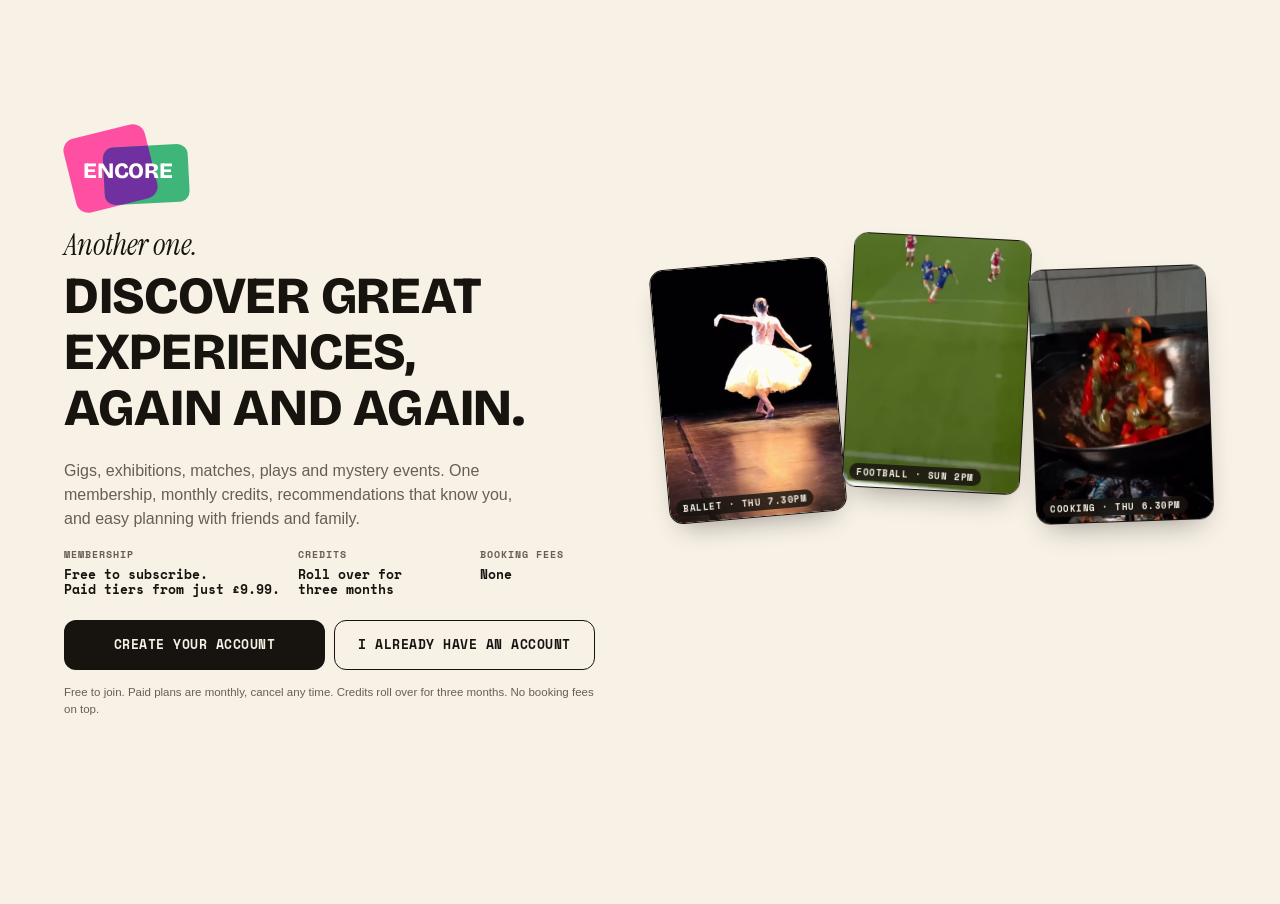
<file: index.html>
<!DOCTYPE html>
<html lang="en-GB">
<head>
<meta charset="utf-8">
<meta name="viewport" content="width=device-width, initial-scale=1, viewport-fit=cover">
<meta name="theme-color" content="#F7F1E6">
<meta name="apple-mobile-web-app-capable" content="yes">
<meta name="mobile-web-app-capable" content="yes">
<meta name="apple-mobile-web-app-status-bar-style" content="default">
<meta name="apple-mobile-web-app-title" content="Encore">
<title>Encore</title>
<link rel="icon" href="data:image/svg+xml,%3Csvg%20xmlns%3D%22http%3A//www.w3.org/2000/svg%22%20viewBox%3D%220%200%20120%20120%22%3E%3Cdefs%3E%3CclipPath%20id%3D%22p%22%3E%3Crect%20x%3D%2214%22%20y%3D%2222%22%20width%3D%2268%22%20height%3D%2246%22%20rx%3D%2211%22%20transform%3D%22rotate%28-8%2048%2045%29%22/%3E%3C/clipPath%3E%3C/defs%3E%3Crect%20x%3D%2214%22%20y%3D%2222%22%20width%3D%2268%22%20height%3D%2246%22%20rx%3D%2211%22%20fill%3D%22%23FF4FA3%22%20transform%3D%22rotate%28-8%2048%2045%29%22/%3E%3Crect%20x%3D%2236%22%20y%3D%2246%22%20width%3D%2270%22%20height%3D%2248%22%20rx%3D%2211%22%20fill%3D%22%233FB57A%22%20transform%3D%22rotate%28-4%2071%2070%29%22/%3E%3Crect%20x%3D%2236%22%20y%3D%2246%22%20width%3D%2270%22%20height%3D%2248%22%20rx%3D%2211%22%20fill%3D%22%237030A0%22%20transform%3D%22rotate%28-4%2071%2070%29%22%20clip-path%3D%22url%28%23p%29%22/%3E%3C/svg%3E">
<link rel="preconnect" href="https://fonts.googleapis.com">
<link rel="preconnect" href="https://fonts.gstatic.com" crossorigin>
<link rel="stylesheet" href="https://fonts.googleapis.com/css2?family=Bricolage+Grotesque:opsz,wght@12..96,700..800&family=Instrument+Serif:ital@0;1&family=Space+Mono:wght@400;700&family=Arimo:wght@400;600;700&display=swap">
<link rel="stylesheet" href="assets/encore.css?v=20261108">
<link rel="stylesheet" href="assets/member.css?v=20261108">
</head>
<body class="member">
<!-- Encore Member app · prototype, 8 Nov 2026. Events are the Wave 1 and Wave 2 partner list; credits, days and times are illustrative.
     Clips are Pexels stock footage (free licence) standing in for partner footage; the landing football reel is media/arsenal.mp4 (supplied 8 Nov 2026).
     The Formula E event appears when it is published in partner.html. -->
<div id="app" class="mapp">
  <aside class="side" id="side"></aside>
  <main class="main"><div class="screen" id="scr"></div></main>
  <nav class="tabbar" id="tabs" aria-label="Encore"></nav>
  <div class="toastwrap" id="toast" aria-live="polite"></div>
</div>
<script src="assets/core.js?v=20261108"></script>
<script src="assets/member.js?v=20261108"></script>
</body>
</html>
</file>
<file: assets/encore.css>
/* Encore · shared design system (brand guide final + design system pass, consolidated 24 Oct 2026).
   Cream paper and Ink; four brand inks; category inks are fills, never text; Bricolage Grotesque titles,
   Instrument Serif Italic event names, Space Mono labels and actions, Arial body; Deep Green for status and money only. */
:root{
  --ink:#17130F; --paper:#F7F1E6; --paper-raised:#FFFDF8; --paper-sunk:#EDE5D6; --line:#E0D6C4; --frame:#E3D8C4; --desk:#E9E1D2;
  --pink:#FF4FA3; --yellow:#F2C418; --green-bright:#3FB57A; --blue:#0A70B0; --purple:#7030A0; --green-brand-tint:#E4F5EC;
  --music:#FF4FA3; --food:#F23D0F; --art:#F2C418; --outdoors:#3FB57A; --sports:#3C8B0B; --theatre:#3F384E; --cinema:#0A70B0;
  --green:#1B6E4C; --green-deep:#0F4A33; --green-tint:#DDF0E5; --warning:#8A6100; --red:#B42318;
  --mut:#665F55; --hair:#E0D6C4;
  --font-display:'Bricolage Grotesque','Arial Black',Arial,sans-serif;
  --font-serif:'Instrument Serif',Georgia,'Times New Roman',serif;
  --font-mono:'Space Mono','Courier New',Courier,monospace;
  --font-sans:Arial,'Arimo',Helvetica,sans-serif;
  --ease:cubic-bezier(.2,.8,.2,1);
  --sat:env(safe-area-inset-top,0px); --sab:env(safe-area-inset-bottom,0px);
  --op-a:url("data:image/svg+xml,%3Csvg%20xmlns%3D%22http%3A//www.w3.org/2000/svg%22%20viewBox%3D%220%200%20300%20400%22%20preserveAspectRatio%3D%22xMidYMid%20slice%22%3E%3Crect%20width%3D%22300%22%20height%3D%22400%22%20fill%3D%22%23F7F1E6%22/%3E%3Cg%20style%3D%22isolation%3Aisolate%22%3E%3Ccircle%20cx%3D%2295%22%20cy%3D%22130%22%20r%3D%22120%22%20fill%3D%22%23FF4FA3%22%20style%3D%22mix-blend-mode%3Amultiply%22/%3E%3Crect%20x%3D%22120%22%20y%3D%22150%22%20width%3D%22230%22%20height%3D%22200%22%20rx%3D%2240%22%20fill%3D%22%233FB57A%22%20transform%3D%22rotate%28-8%20235%20250%29%22%20style%3D%22mix-blend-mode%3Amultiply%22/%3E%3Ccircle%20cx%3D%22210%22%20cy%3D%22330%22%20r%3D%2295%22%20fill%3D%22%23F2C418%22%20style%3D%22mix-blend-mode%3Amultiply%22/%3E%3C/g%3E%3C/svg%3E") center/cover;
  /* balance card wash: the green overprint only (the blue circle in the bottom-right corner was removed 30 Oct 2026) */
  --op-encore:url("data:image/svg+xml,%3Csvg%20xmlns%3D%22http%3A%2F%2Fwww.w3.org%2F2000%2Fsvg%22%20viewBox%3D%220%200%20300%20200%22%20preserveAspectRatio%3D%22xMidYMid%20slice%22%3E%3Crect%20width%3D%22300%22%20height%3D%22200%22%20fill%3D%22%23F7F1E6%22%2F%3E%3Cg%20style%3D%22isolation%3Aisolate%22%3E%3Crect%20x%3D%22-40%22%20y%3D%22-40%22%20width%3D%22380%22%20height%3D%22270%22%20rx%3D%2240%22%20fill%3D%22%233FB57A%22%20transform%3D%22rotate%28-3%20150%2095%29%22%20style%3D%22mix-blend-mode%3Amultiply%22%2F%3E%3C%2Fg%3E%3C%2Fsvg%3E") center/cover;
  /* app icon: pink and green squares with a purple (#7030A0) overlap, as on the v24 exec deck */
  --icon:url("data:image/svg+xml,%3Csvg%20xmlns%3D%22http%3A//www.w3.org/2000/svg%22%20viewBox%3D%220%200%20120%20120%22%3E%3Cdefs%3E%3CclipPath%20id%3D%22p%22%3E%3Crect%20x%3D%2214%22%20y%3D%2222%22%20width%3D%2268%22%20height%3D%2246%22%20rx%3D%2211%22%20transform%3D%22rotate%28-8%2048%2045%29%22/%3E%3C/clipPath%3E%3C/defs%3E%3Crect%20x%3D%2214%22%20y%3D%2222%22%20width%3D%2268%22%20height%3D%2246%22%20rx%3D%2211%22%20fill%3D%22%23FF4FA3%22%20transform%3D%22rotate%28-8%2048%2045%29%22/%3E%3Crect%20x%3D%2236%22%20y%3D%2246%22%20width%3D%2270%22%20height%3D%2248%22%20rx%3D%2211%22%20fill%3D%22%233FB57A%22%20transform%3D%22rotate%28-4%2071%2070%29%22/%3E%3Crect%20x%3D%2236%22%20y%3D%2246%22%20width%3D%2270%22%20height%3D%2248%22%20rx%3D%2211%22%20fill%3D%22%237030A0%22%20transform%3D%22rotate%28-4%2071%2070%29%22%20clip-path%3D%22url%28%23p%29%22/%3E%3C/svg%3E") center/contain no-repeat;
  color-scheme:light;
}
*{box-sizing:border-box;margin:0;padding:0}
html{-webkit-text-size-adjust:100%;text-size-adjust:100%;background:var(--paper)}
body{font-family:var(--font-sans);color:var(--ink);background:var(--paper);-webkit-font-smoothing:antialiased;-moz-osx-font-smoothing:grayscale;-webkit-tap-highlight-color:transparent}
button,input,select,textarea{font:inherit;color:inherit}
button{cursor:pointer}
a{color:var(--ink);text-decoration:underline;text-underline-offset:3px}
:focus{outline:none}
:focus-visible{outline:2px solid var(--blue);outline-offset:2px;border-radius:6px}
::-webkit-scrollbar{width:8px;height:8px}
::-webkit-scrollbar-thumb{background:rgba(23,19,15,.14);border-radius:99px;border:2px solid transparent;background-clip:padding-box}
::-webkit-scrollbar-track{background:transparent}
.sr{position:absolute;width:1px;height:1px;overflow:hidden;clip:rect(0 0 0 0);white-space:nowrap}

/* type */
h1.t,h2.t,h3.t{font:800 24px/1.08 var(--font-display);letter-spacing:-.005em;text-transform:uppercase}
.fr{font:italic 400 23px/1.15 var(--font-serif);color:var(--ink)}
.sub{font-size:13.5px;line-height:1.5;color:var(--mut)}
.lab{font:700 10px/1.2 var(--font-mono);letter-spacing:.1em;text-transform:uppercase;color:var(--mut)}
.mono{font-family:var(--font-mono)}
.num{font-variant-numeric:tabular-nums}

/* actions · black, mono, uppercase. Category colour is never an action. */
.btn{display:flex;align-items:center;justify-content:center;gap:8px;width:100%;min-height:50px;padding:0 18px;border-radius:12px;border:1.5px solid transparent;
  background:var(--ink);color:var(--paper);font:700 12.5px/1 var(--font-mono);letter-spacing:.04em;text-transform:uppercase;text-align:center;
  transition:transform .18s var(--ease),background .2s,opacity .2s}
.btn:active{transform:scale(.98)}
.btn.ghost{background:transparent;color:var(--ink);border-color:var(--ink)}
.btn.ghost:hover{background:rgba(23,19,15,.05)}
.btn.sm{display:inline-flex;width:auto;min-height:40px;padding:0 14px;font-size:11.5px}
.btn[disabled]{opacity:.4;pointer-events:none}
.chip{display:inline-flex;align-items:center;gap:6px;min-height:36px;padding:0 13px;border-radius:999px;border:1.5px solid var(--ink);background:transparent;
  font:400 12px/1 var(--font-mono);color:var(--ink);white-space:nowrap;transition:background .15s,color .15s,transform .15s var(--ease)}
.chip:active{transform:scale(.97)}
.chip.on{background:var(--ink);color:var(--paper)}
/* coloured chips (interest pickers and the like): outline in the category ink; when selected the whole chip fills with it */
.chip.cc{--cc:var(--ink);--cct:var(--ink);border-color:var(--cc);color:var(--ink);background:var(--paper-raised)}
.chip.cc.on{background:var(--cc);border-color:var(--cc);color:var(--cct)}
/* round list bullet, 9px, sits on the first line of the text */
.dot{display:inline-block;flex:none;width:9px;height:9px;border-radius:50%;background:var(--ink);margin-top:6px}
.card{background:var(--paper-raised);border:1.5px solid var(--line);border-radius:14px;padding:16px;box-shadow:0 1px 2px rgba(23,19,15,.05)}
.hair{height:1px;background:var(--line);border:0}
.pill{display:inline-flex;align-items:center;gap:6px;padding:8px 13px;border-radius:999px;background:var(--paper-raised);border:1.5px solid var(--ink);font:700 12px/1 var(--font-mono)}
.enbadge{display:inline-block;padding:4px 8px;border-radius:6px;font:700 10px/1 var(--font-mono);letter-spacing:.08em;text-transform:uppercase;background:var(--green-bright);color:var(--ink)}
.tilt1{transform:rotate(-1.6deg)}.tilt2{transform:rotate(1.2deg)}.tilt3{transform:rotate(-.9deg)}.tilt4{transform:rotate(2deg)}

/* event clips · caption on paper below, scrim labels only on footage */
@keyframes prog{from{width:0}to{width:100%}}
.vt{display:block;width:100%;padding:0;border:0;background:transparent;text-align:left;color:var(--ink);font-family:var(--font-sans);transition:transform .25s var(--ease)}
.vt:active{transform:scale(.985)}
.vart{position:relative;display:block;height:200px;border-radius:14px;overflow:hidden;isolation:isolate;background:var(--cat,var(--music))}
.vt.tall .vart{height:250px}
.vt:hover .vart .clip{transform:scale(1.03)}
.vart.myst{background:var(--paper) var(--op-a);background-size:cover;display:flex;align-items:center;justify-content:center}
.clip{position:absolute;inset:0;width:100%;height:100%;object-fit:cover;display:block;pointer-events:none;transition:transform .6s var(--ease)}
.vq{font:italic 400 64px/1 var(--font-serif);color:var(--ink)}
.vshape{position:absolute;right:-30px;bottom:-26px;width:96px;height:70px;border-radius:20px;background:var(--cat,var(--music));transform:rotate(-8deg);mix-blend-mode:multiply;pointer-events:none}
.vprog{position:absolute;left:8px;right:8px;top:7px;height:2px;border-radius:2px;background:rgba(247,241,230,.35);overflow:hidden;z-index:1}
.vprog i{display:block;height:100%;background:var(--paper);animation:prog 8s linear infinite}
.vart.myst .vprog{background:rgba(23,19,15,.18)}.vart.myst .vprog i{background:var(--ink)}
.scrim{position:absolute;z-index:2;display:inline-flex;align-items:center;gap:5px;padding:5px 9px;border-radius:999px;border:0;background:rgba(23,19,15,.82);color:var(--paper);
  font:700 10px/1 var(--font-mono);letter-spacing:.06em;text-transform:uppercase;white-space:nowrap;-webkit-backdrop-filter:blur(6px);backdrop-filter:blur(6px)}
.scrim.tl{left:8px;top:15px}.scrim.tr{right:8px;top:15px}.scrim.bl{left:8px;bottom:8px}
.vcap{display:block;margin-top:8px}
.vtitle{display:block;font:italic 400 19px/24px var(--font-serif);color:var(--ink)}
.vmeta{display:block;margin-top:2px;font:400 11px/16px var(--font-mono);color:var(--mut)}
.vt.newp .vart{box-shadow:0 0 0 2px var(--green-bright),0 0 0 6px var(--green-tint)}
@media (prefers-reduced-motion:reduce){.vprog i{animation:none}*{transition-duration:.01ms!important;animation-duration:.01ms!important}}

/* toggles, segmented controls */
.tgl{display:flex;align-items:flex-start;gap:12px;padding:12px 0;border:0;border-bottom:1px solid var(--line);width:100%;background:none;text-align:left;color:var(--ink)}
.tgl:last-child{border-bottom:none}
.tgl .sw{width:42px;height:25px;border-radius:99px;background:var(--line);position:relative;flex:none;transition:background .2s;margin-top:-1px}
.tgl .sw:after{content:"";position:absolute;left:2px;top:2px;width:21px;height:21px;border-radius:50%;background:var(--paper-raised);transition:left .22s var(--ease);box-shadow:0 1px 3px rgba(0,0,0,.25)}
.tgl.on .sw{background:var(--green)}.tgl.on .sw:after{left:19px}
.tgl b{display:block;font-size:13.5px}.tgl small{display:block;font-size:12px;line-height:1.4;color:var(--mut);margin-top:2px}
.tgl[disabled]{cursor:default;opacity:.75}
.seg{display:inline-flex;gap:4px;flex-wrap:wrap}
.seg button{min-height:34px;padding:0 11px;border-radius:8px;border:1.5px solid var(--line);background:var(--paper-raised);font:400 11.5px/1 var(--font-mono);color:var(--ink);transition:background .15s}
.seg button.on{background:var(--ink);color:var(--paper);border-color:var(--ink)}
.segctl{display:flex;padding:3px;border-radius:12px;background:var(--paper-sunk);gap:2px;overflow-x:auto;scrollbar-width:none}
.segctl::-webkit-scrollbar{display:none}
.segctl button{flex:1 0 auto;min-height:34px;padding:0 12px;border:0;border-radius:9px;background:transparent;font:700 10.5px/1 var(--font-mono);letter-spacing:.05em;text-transform:uppercase;color:var(--mut);white-space:nowrap;transition:background .2s,color .2s,box-shadow .2s}
.segctl button.on{background:var(--paper-raised);color:var(--ink);box-shadow:0 1px 4px rgba(23,19,15,.14)}

/* tooltip and confetti */
.tip{position:fixed;z-index:80;pointer-events:none;background:var(--ink);color:var(--paper);padding:8px 10px;border-radius:8px;font:400 12px/1.4 var(--font-sans);box-shadow:0 10px 24px -10px rgba(0,0,0,.5);max-width:260px}
.confetti{position:fixed;inset:0;pointer-events:none;z-index:70;overflow:hidden}
.confetti i{position:absolute;top:-20px;width:10px;height:14px;border-radius:2px;animation:fall 2.6s cubic-bezier(.2,.6,.4,1) forwards}
@keyframes fall{to{transform:translateY(105vh) rotate(720deg);opacity:.2}}

/* toast */
.toastwrap{position:fixed;left:16px;right:16px;bottom:calc(92px + var(--sab));z-index:60;display:flex;justify-content:center;pointer-events:none}
.toast{pointer-events:auto;width:100%;max-width:420px;padding:13px 16px;border-radius:14px;background:var(--ink);color:var(--paper);box-shadow:0 18px 40px -14px rgba(23,19,15,.6);animation:toastin .35s var(--ease) both}
.toast b{display:block;font-size:13.5px}.toast p{font-size:12px;color:rgba(247,241,230,.74);margin-top:3px;line-height:1.4}
@keyframes toastin{from{opacity:0;transform:translateY(12px) scale(.98)}to{opacity:1;transform:none}}

/* action sheet (iOS pattern) */
.overlay{position:fixed;inset:0;z-index:90;background:rgba(23,19,15,.36);display:flex;align-items:flex-end;justify-content:center;padding:12px 12px calc(12px + var(--sab));animation:fadein .2s ease both}
.asheet{width:100%;max-width:420px;animation:sheetup .32s var(--ease) both}
.asheet .grp{background:var(--paper-raised);border-radius:16px;overflow:hidden}
.asheet .hd{padding:16px 18px 14px;text-align:center;border-bottom:1px solid var(--line)}
.asheet .hd b{display:block;font-size:14px}.asheet .hd p{font-size:12.5px;line-height:1.45;color:var(--mut);margin-top:4px}
.asheet .grp button{display:flex;align-items:center;justify-content:center;gap:8px;width:100%;min-height:54px;border:0;border-bottom:1px solid var(--line);background:transparent;font:400 15px/1 var(--font-sans);color:var(--blue)}
.asheet .grp button:last-child{border-bottom:0}
.asheet .grp button.danger{color:var(--red);font-weight:700}
.asheet .grp button.plain{color:var(--ink)}
.asheet .cancel{margin-top:8px}
.asheet .cancel button{font-weight:700}
@media (min-width:900px){.overlay{align-items:center}.asheet{animation:popin .25s var(--ease) both}}
@keyframes fadein{from{opacity:0}to{opacity:1}}
@keyframes sheetup{from{transform:translateY(40px);opacity:0}to{transform:none;opacity:1}}
@keyframes popin{from{transform:scale(.96);opacity:0}to{transform:none;opacity:1}}
</file>
<file: assets/member.css>
/* Encore Member app · layout and components. Phone: full screen with a bottom tab bar. Desktop (960px+): sidebar navigation and wider layouts. */
body.member{min-height:100vh;min-height:100dvh}
.mapp{min-height:100vh;min-height:100dvh}
.main{padding:var(--sat) 0 calc(86px + var(--sab))}
.mapp.nonav .main{padding-bottom:calc(28px + var(--sab))}
.screen{margin:0 auto;max-width:640px;padding:4px 20px 28px}
.screen.enter{animation:scrin .32s var(--ease) both}
@keyframes scrin{from{opacity:0;transform:translateY(8px)}to{opacity:1;transform:none}}

/* bottom tab bar (phone) */
.tabbar{position:fixed;left:0;right:0;bottom:0;z-index:30;display:flex;padding:6px 6px calc(6px + var(--sab));
  background:rgba(247,241,230,.86);-webkit-backdrop-filter:saturate(1.6) blur(20px);backdrop-filter:saturate(1.6) blur(20px);border-top:1px solid rgba(224,214,196,.9)}
.tabbar button{flex:1;display:flex;flex-direction:column;align-items:center;gap:3px;min-height:50px;padding:5px 0 3px;border:0;background:none;
  font:400 10px/1.2 var(--font-mono);color:var(--mut);transition:color .2s}
.tabbar button .ico{transition:transform .25s var(--ease)}
.tabbar button.on{color:var(--green);font-weight:700}
.tabbar button.on .ico{transform:translateY(-1px)}
.tabbar button:active .ico{transform:scale(.9)}
.mapp.nonav .tabbar{display:none}

/* sidebar (desktop) */
.side{display:none}
.side .brand{display:flex;align-items:center;gap:10px;padding:4px 8px 22px}
.side .brand small{font:700 10px/1.3 var(--font-mono);letter-spacing:.12em;text-transform:uppercase;color:var(--mut)}
.side nav{display:flex;flex-direction:column;gap:3px}
.side nav button{display:flex;align-items:center;gap:12px;width:100%;min-height:44px;padding:0 12px;border:0;border-radius:12px;background:transparent;font:700 14px/1 var(--font-sans);color:var(--ink);text-align:left;transition:background .15s}
.side nav button:hover{background:rgba(23,19,15,.05)}
.side nav button.on{background:var(--ink);color:var(--paper)}
.side .foot{margin-top:auto;display:flex;flex-direction:column;gap:10px}
.side .crbox{padding:14px;border-radius:14px;background:var(--paper-raised);border:1.5px solid var(--line)}
.side .crbox b{display:block;font:800 30px/1 var(--font-display)}
.side .crbox p{margin-top:6px;font:400 11px/1.4 var(--font-mono);color:var(--mut)}
.side .me{display:flex;align-items:center;gap:10px;width:100%;padding:8px;border:0;border-radius:12px;background:transparent;text-align:left}
.side .me:hover{background:rgba(23,19,15,.05)}
.side .me .av{width:36px;height:36px;border-radius:50%;border:1.5px solid var(--ink);display:flex;align-items:center;justify-content:center;font:800 13px/1 var(--font-display);flex:none}
.side .me b{display:block;font-size:13px}.side .me small{display:block;font:400 10.5px/1.3 var(--font-mono);color:var(--mut);margin-top:2px}

/* onboarding top bar */
.obar{display:flex;align-items:center;justify-content:space-between;min-height:40px;margin-bottom:4px}
.backb{display:inline-flex;align-items:center;gap:2px;min-height:40px;padding:0 10px 0 4px;margin-left:-6px;border:0;border-radius:10px;background:transparent;font:700 11px/1 var(--font-mono);letter-spacing:.06em;text-transform:uppercase;color:var(--ink)}
.backb:hover{background:rgba(23,19,15,.05)}

/* landing */
.landing{display:grid;grid-template-columns:1fr;grid-template-areas:"head" "reels" "body";gap:16px}
.l-head{grid-area:head}.l-reels{grid-area:reels}.l-body{grid-area:body}
.l-head .logo-row{display:flex;justify-content:flex-end}
.l-head .fr{margin-top:-30px}
.hero-t{margin-top:6px;font-size:30px!important}
.reels{position:relative;aspect-ratio:353/200;width:100%}
.reel{position:absolute;width:32%;aspect-ratio:112/160;border-radius:14px;overflow:hidden;border:1.5px solid var(--ink);background:var(--paper-sunk);box-shadow:0 14px 28px -14px rgba(23,19,15,.45)}
.reel .clip{transform:none!important}
.reel .scrim{left:6px;bottom:6px;font-size:9px;padding:4px 7px}
.facts{display:flex;gap:16px;margin-top:18px}
.facts>div{flex:1}.facts>div:first-child{flex:1.9}.facts>div:nth-child(2){flex:1.45}.facts p+p{margin-top:6px;font:700 13px/1.2 var(--font-mono)}
.ctas{margin-top:22px;display:flex;flex-direction:column;gap:9px}

/* forms and pickers */
.chips{display:flex;flex-wrap:wrap;gap:8px}
.avas{display:flex;gap:10px;flex-wrap:wrap}
/* "Who are you dragging along?" (8 Nov 2026): the avatars are buttons. Idle: sunk paper with a hairline. Selected: Ink fill, cream initials, a tick on the ring. */
.ava{text-align:center;border:0;background:none;padding:0;margin:0;cursor:pointer;font:inherit;color:inherit;-webkit-tap-highlight-color:transparent}
.ava i{position:relative;width:54px;height:54px;margin:0 auto;border-radius:50%;background:var(--paper-sunk);border:1.5px solid var(--line);display:flex;align-items:center;justify-content:center;font:700 12px/1 var(--font-mono);font-style:normal;color:var(--ink);transition:background .18s,border-color .18s,transform .18s var(--ease)}
.ava p{font-size:10.5px;margin-top:5px;color:var(--mut);transition:color .18s}
.ava:hover i{border-color:var(--ink)}
.ava:active i{transform:scale(.94)}
.ava.on i{background:var(--ink);border-color:var(--ink);color:var(--paper)}
.ava.on i:after{content:"";position:absolute;right:-3px;bottom:-3px;width:18px;height:18px;border-radius:50%;background:var(--green-bright);border:2px solid var(--paper);
  background-image:url("data:image/svg+xml,%3Csvg xmlns='http://www.w3.org/2000/svg' viewBox='0 0 24 24' fill='none' stroke='%2317130F' stroke-width='3.2' stroke-linecap='round' stroke-linejoin='round'%3E%3Cpath d='M5 12.5l4.5 4.5L19 7.5'/%3E%3C/svg%3E");background-size:11px 11px;background-repeat:no-repeat;background-position:center}
.ava.on p{color:var(--ink);font-weight:700}
.ava.invite i{border-style:dashed;font-size:18px;font-weight:400}
.ava:focus-visible i{outline:2px solid var(--ink);outline-offset:3px}
input[type=range]{width:100%;accent-color:var(--ink);height:28px}
.ul{display:flex;flex-direction:column;gap:9px}
.ul div{display:flex;gap:9px}.ul span{color:var(--ink);font-weight:700}.ul p{flex:1}

/* plans */
.tiers{display:flex;flex-direction:column;gap:10px;margin-top:16px}
.tiercard{text-align:left;border-radius:14px;padding:14px 16px;position:relative;border:1.5px solid var(--line);background:var(--paper-raised);color:var(--ink);width:100%;transition:border-color .2s,background .2s}
/* selected plan and the Most popular badge use Encore Green #3FB57A (brand guide final): outline, fill tint and name */
.tiercard.on{background:var(--green-bright);border-color:var(--green-bright)}
.tiercard .name{font:italic 400 24px/1.15 var(--font-serif);color:var(--ink)}.tiercard.on .name{color:var(--ink)}
.tiercard.on .sub,.tiercard.on .lab,.tiercard.on .mono{color:var(--ink)!important}
.tiercard.on .perks{border-top-color:rgba(23,19,15,.25)}
.tiercard.on .dot{background:var(--ink)}
.tiercard.on>.enbadge{background:var(--ink);color:var(--paper)}
.tiercard>.enbadge{position:absolute;top:-10px;right:12px}
.tierpick{display:block;width:100%;margin:0;padding:0;border:0;background:none;text-align:left;font:inherit;color:inherit}
.tiercard .perks{display:none;margin-top:12px;border-top:1px solid var(--line);padding-top:12px}
.tiercard.on .perks{display:block}
.join-out{display:none}

/* discover */
.dhead{display:flex;justify-content:space-between;align-items:flex-start;gap:16px}
.crnum{text-align:right;flex:none}.crnum b{display:block;font:800 24px/1 var(--font-display)}
.dtools{display:flex;flex-direction:column;gap:10px;margin-top:14px}
.search{display:flex;align-items:center;gap:9px;min-height:48px;padding:0 14px;border-radius:12px;border:1.5px solid var(--line);background:var(--paper-raised);transition:border-color .2s}
.search:focus-within{border-color:var(--ink)}
.search .ico{color:var(--mut);flex:none}
.search input{flex:1;min-width:0;border:none;outline:none;font:400 15px/1 var(--font-sans);color:var(--ink);background:transparent}
.search input::placeholder{color:#9A9184}
.dsel{position:relative}
.dsel select{appearance:none;-webkit-appearance:none;display:block;width:100%;height:48px;padding:0 42px 0 14px;border:1.5px solid var(--ink);border-radius:12px;background:var(--paper-raised);font:700 12px/1 var(--font-mono);letter-spacing:.06em;text-transform:uppercase;color:var(--ink)}
.dsel .ico{position:absolute;right:12px;top:13px;pointer-events:none}
.dviewrow{display:flex;justify-content:space-between;align-items:center;margin-top:16px}
.vgrid{display:flex;gap:12px;align-items:flex-start;margin-top:12px}
.vcol{flex:1;min-width:0;display:flex;flex-direction:column;gap:18px}
.empty{padding:40px 0;text-align:center}

/* map: light vector basemap, HTML pins and labels on top, cards float over the bottom edge on a phone */
.mapwrap{position:relative;margin-top:12px}
.dmap{position:relative;height:clamp(400px,calc(100dvh - 318px - var(--sab)),660px);border-radius:18px;overflow:hidden;background:#F2EFE9;
  touch-action:none;user-select:none;-webkit-user-select:none;cursor:grab;box-shadow:inset 0 0 0 1px rgba(23,19,15,.08)}
.dmap.grab{cursor:grabbing}
.mbase{position:absolute;inset:0;width:100%;height:100%;display:block;--zs:1}
.m-land{fill:#F2EFE9}
.m-park path{fill:#D2EAC6;stroke:#D2EAC6;stroke-width:4;stroke-linejoin:round}
.m-water path{fill:#A9D4F0;stroke:#A9D4F0;stroke-width:1.5;stroke-linejoin:round}
.m-river,.m-lea{fill:none;stroke:#A9D4F0;stroke-linecap:round;stroke-linejoin:round}
.m-river{stroke-width:9}.m-lea{stroke-width:2.4}
.m-rc path,.m-r path,.m-hc path,.m-h path{fill:none;stroke-linecap:round;stroke-linejoin:round;vector-effect:non-scaling-stroke}
.m-rc path{stroke:#E3DDD2;stroke-width:calc(3.8px * var(--zs))}
.m-r path{stroke:#FFFFFF;stroke-width:calc(2.3px * var(--zs))}
.m-hc path{stroke:#E9CB86;stroke-width:calc(5.4px * var(--zs))}
.m-h path{stroke:#FBE6AE;stroke-width:calc(3.4px * var(--zs))}
.m-myst{fill:rgba(255,79,163,.14);stroke:#FF4FA3;stroke-width:1.5;stroke-dasharray:4 4;vector-effect:non-scaling-stroke}
.mlayer{position:absolute;inset:0;pointer-events:none}
.mlayer>*{position:absolute;left:0;top:0;width:0;height:0;will-change:transform}
.mlab b{position:absolute;left:0;top:0;transform:translate(-50%,-50%);white-space:nowrap;font:700 9.5px/1 var(--font-sans);letter-spacing:.14em;text-transform:uppercase;color:#8E877C;
  text-shadow:0 0 2px #F2EFE9,0 0 4px #F2EFE9}
.mlab.l2{opacity:0;transition:opacity .25s}
.dmap.z2 .mlab.l2{opacity:1}
.mlab.pk b{font:italic 400 12.5px/1 var(--font-serif);letter-spacing:0;text-transform:none;color:#4B8A5B;text-shadow:0 0 3px #D2EAC6}
.mlab.wt b{font:italic 400 13px/1 var(--font-serif);letter-spacing:.02em;text-transform:none;color:#4A86B3;text-shadow:none}
.mapyou i{position:absolute;left:-9px;top:-9px;width:18px;height:18px;border-radius:50%;background:#1F7AEC;border:3px solid #FFFFFF;box-shadow:0 1px 5px rgba(0,0,0,.3)}
.mapyou:before{content:"";position:absolute;left:-24px;top:-24px;width:48px;height:48px;border-radius:50%;background:rgba(31,122,236,.2);animation:mpulse 2.6s ease-out infinite}
@keyframes mpulse{0%{transform:scale(.35);opacity:1}100%{transform:scale(1.35);opacity:0}}
.mpin{pointer-events:auto;border:0;background:none;padding:0;margin:0;z-index:2}
.mpin .pw{position:absolute;left:0;bottom:0;transform:translateX(-50%);transform-origin:50% 100%;display:flex;flex-direction:column;align-items:center;transition:transform .22s var(--ease)}
.mpin .hd{min-width:32px;height:30px;padding:0 9px;border-radius:999px;background:var(--cat);border:2px solid #FFFFFF;box-shadow:0 3px 10px -2px rgba(23,19,15,.38);
  display:flex;align-items:center;justify-content:center;font:700 11.5px/1 var(--font-mono);color:var(--ink)}
.mpin .tl{width:10px;height:10px;margin-top:-7px;background:var(--cat);border-right:2px solid #FFFFFF;border-bottom:2px solid #FFFFFF;border-bottom-right-radius:2px;transform:rotate(45deg)}
.mpin.lt .hd{color:#FFFFFF}
.mpin.myst .hd{background:var(--ink);color:var(--paper)}
.mpin.myst .tl{background:var(--ink)}
.mpin .nw{position:absolute;top:-9px;right:-16px;padding:3px 5px;border-radius:999px;border:1.5px solid #FFFFFF;background:var(--green-bright);font:700 8px/1 var(--font-mono);letter-spacing:.06em;text-transform:uppercase;color:var(--ink)}
.mpin .hd,.mpin .tl{transition:min-width .2s,height .2s,padding .2s,font-size .2s}
.mpin.dot{z-index:1}
.mpin.dot .pw{bottom:-8px}
.mpin.dot .hd{min-width:16px;height:16px;padding:0;font-size:0;border-width:2.5px}
.mpin.dot .tl,.mpin.dot .nw{display:none}
.mpin.on{z-index:5}
.mpin.on .pw{transform:translateX(-50%) scale(1.2)}
.mpin.on .hd{box-shadow:0 0 0 2.5px var(--ink),0 8px 18px -4px rgba(23,19,15,.5)}
.mpin .nm{position:absolute;left:0;top:7px;transform:translate(-50%,-4px);max-width:180px;overflow:hidden;text-overflow:ellipsis;white-space:nowrap;padding:5px 10px;border-radius:9px;
  background:rgba(255,253,248,.97);box-shadow:0 3px 10px rgba(23,19,15,.2);font:italic 400 14px/1.15 var(--font-serif);color:var(--ink);opacity:0;pointer-events:none;transition:opacity .2s,transform .2s var(--ease)}
.mpin.on .nm{opacity:1;transform:translate(-50%,0)}
.mctl{position:absolute;top:12px;right:12px;z-index:6;display:flex;flex-direction:column;border-radius:12px;overflow:hidden;background:rgba(255,253,248,.92);
  -webkit-backdrop-filter:blur(14px);backdrop-filter:blur(14px);box-shadow:0 4px 14px -4px rgba(23,19,15,.32)}
.mctl button{width:42px;height:42px;display:flex;align-items:center;justify-content:center;border:0;background:none;color:var(--ink)}
.mctl button+button{border-top:1px solid rgba(23,19,15,.09)}
.mctl button:active{background:rgba(23,19,15,.06)}
.mctl .dsk{display:none}
.mcards{position:absolute;left:0;right:0;bottom:12px;z-index:7;display:flex;gap:10px;overflow-x:auto;scroll-snap-type:x mandatory;padding:4px 16px 6px;scrollbar-width:none}
.mcards::-webkit-scrollbar{display:none}
.mcard{flex:none;width:calc(100% - 56px);max-width:360px;scroll-snap-align:center;display:flex;gap:12px;align-items:stretch;padding:10px;border:0;border-radius:16px;
  background:rgba(255,253,248,.97);box-shadow:0 10px 26px -10px rgba(23,19,15,.45);text-align:left;color:var(--ink);transition:box-shadow .2s}
.mcard.on{box-shadow:0 0 0 2px var(--ink),0 10px 26px -10px rgba(23,19,15,.45)}
.vart.mth{width:76px;height:76px;flex:none;border-radius:12px}
.mbd{flex:1;min-width:0;display:flex;flex-direction:column;gap:3px}
.mnm{font:italic 400 18px/1.15 var(--font-serif);overflow:hidden;text-overflow:ellipsis;white-space:nowrap}
.mmt{font:400 10.5px/1.35 var(--font-mono);color:var(--mut);overflow:hidden;text-overflow:ellipsis;white-space:nowrap}
.mft{display:flex;align-items:center;gap:8px;margin-top:auto}
.mcr{font:700 10.5px/1 var(--font-mono);padding:5px 8px;border-radius:999px;background:var(--ink);color:var(--paper)}
.mleft{font:700 10px/1 var(--font-mono);color:var(--green)}
.mgo{margin-left:auto;color:var(--mut);display:flex}
.mempty{flex:1;padding:14px 16px;border-radius:14px;background:rgba(255,253,248,.97);box-shadow:0 10px 26px -10px rgba(23,19,15,.45)}

/* explorer */
.xnote{display:flex;align-items:center;gap:12px;margin-top:12px;padding:11px 12px 11px 14px;border-radius:14px;background:var(--green-tint);border:1.5px solid var(--green)}
.xnote>div{flex:1;min-width:0}.xnote .sub{font-size:12px;margin-top:4px;color:var(--ink)}
.xnote .chip{flex:none}
.packnote{padding:10px 12px}

/* event */
.evgrid{display:grid;grid-template-columns:1fr;gap:16px}
.vart.hero{height:320px;border-radius:20px}
.vart.hero .vshape{width:150px;height:104px;right:-44px;bottom:-36px}
.vart.hero .scrim.tl{left:12px;top:14px}.vart.hero .scrim.bl{left:12px;bottom:12px}
.scrim.backbtn{min-height:34px;padding:0 12px;cursor:pointer}
.evname{margin-top:6px;font:italic 400 34px/1.05 var(--font-serif);color:var(--ink)}
.prices{display:flex;gap:22px;align-items:flex-end;margin-top:14px}
.prices .big{font:800 32px/1 var(--font-display)}
.plan{margin-top:8px}
.plan div{display:flex;gap:12px;padding:10px 0;border-top:1px solid var(--line)}
.plan span{font:400 11px/1.5 var(--font-mono);width:46px;flex:none}
.whycard{border:1.5px solid var(--line);border-radius:14px;background:var(--paper-raised);padding:12px 14px;position:relative}
.nudge{border:1.5px solid var(--line);border-radius:14px;background:var(--paper-raised);padding:12px 14px;color:var(--ink)}
.duo{display:flex;gap:9px}
.duo>*{flex:1}
.sticky-cta{position:sticky;bottom:calc(63px + var(--sab));z-index:5;margin:18px -20px 0;padding:10px 20px;background:rgba(247,241,230,.9);-webkit-backdrop-filter:saturate(1.6) blur(18px);backdrop-filter:saturate(1.6) blur(18px);border-top:1px solid rgba(224,214,196,.9)}

/* checkout, stub, ticket */
.row-b{display:flex;justify-content:space-between;align-items:baseline;gap:12px}
.thumb{width:56px;height:56px;flex:none;border-radius:10px}
.stub{position:relative;border-radius:12px;overflow:hidden;border:1.5px solid var(--ink);background:var(--paper-raised);color:var(--ink);padding:14px 14px 14px 58px;--cat:var(--music)}
.stub.music{--cat:var(--music)}.stub.food{--cat:var(--food)}.stub.art{--cat:var(--art)}.stub.outdoors{--cat:var(--outdoors)}.stub.sports{--cat:var(--sports)}.stub.theatre{--cat:var(--theatre)}.stub.cinema{--cat:var(--cinema)}
.stub:before{content:"";position:absolute;left:44px;top:0;bottom:0;width:1.5px;background:var(--ink)}
.stub .no{position:absolute;left:0;top:0;bottom:0;width:44px;display:flex;align-items:center;justify-content:center;background:var(--cat)}
.stub .no span{font:700 9.5px/1 var(--font-mono);letter-spacing:.08em;transform:rotate(-90deg);white-space:nowrap;color:var(--ink)}
.stub.sports .no span,.stub.theatre .no span,.stub.cinema .no span{color:#FFFFFF}
.stub.surprise{--cat:var(--paper-sunk)}.stub.surprise .no{background:var(--op-a)}
.stub.surprise .no span{background:rgba(23,19,15,.82);color:var(--paper);padding:4px 8px;border-radius:999px}
.stub h5{font:italic 400 20px/1.15 var(--font-serif);margin-top:4px}
.stub p{font:400 10.5px/1.4 var(--font-mono);color:var(--mut);margin-top:4px}
.stub .serial{font:400 11px/1 var(--font-mono);color:var(--green);margin-top:0}
.stub.past{opacity:.8}
.ticket{position:relative;background:var(--paper-raised);border:1.5px solid var(--ink);border-radius:14px;padding:0 18px 18px;overflow:hidden;margin-top:14px}
.ticket .band{height:10px;margin:0 -18px 14px;background:var(--cat)}
.ticket.myst .band{height:16px;background:var(--op-a)}
.ticket .eyebrow{font:700 10px/1 var(--font-mono);letter-spacing:.12em;text-transform:uppercase;text-align:center}
.ticket h5{font:italic 400 27px/1.15 var(--font-serif);text-align:center;margin-top:8px}
.ticket .meta{font:400 11px/1.4 var(--font-mono);color:var(--mut);text-align:center;margin-top:6px}
.ticket .tear{position:relative;border-top:1.5px dashed var(--line);margin:16px -18px}
.ticket .tear:before,.ticket .tear:after{content:"";position:absolute;top:-10px;width:18px;height:18px;border-radius:50%;background:var(--paper);border:1.5px solid var(--ink)}
.ticket .tear:before{left:-10px}.ticket .tear:after{right:-10px}
.ticket .qr{display:block;margin:0 auto;width:208px;height:208px}
.ticket .serial{font:700 12px/1 var(--font-mono);color:var(--green);text-align:center;margin-top:12px}
.kvrow{display:flex;justify-content:space-between;gap:12px;margin-top:8px}.kvrow p:last-child{font:400 12px/1.5 var(--font-mono);text-align:right}

/* stack */
.stackcard{border:1.5px solid var(--ink);border-radius:14px;background:var(--paper-raised);overflow:hidden;cursor:pointer;transition:transform .25s var(--ease)}
.stackcard:active{transform:scale(.99) rotate(-.9deg)}
.catbar{height:9px;border-radius:3px;background:var(--paper-sunk);overflow:hidden}.catbar i{display:block;height:100%;border-radius:3px}
.cols2{display:grid;grid-template-columns:1fr;gap:22px}

/* wallet, profile, status */
.up{display:flex;justify-content:space-between;align-items:center;padding:14px 0;border-bottom:1px solid var(--line)}
.up b{display:block;font-size:14px}.up small{display:block;font:400 11px/1.5 var(--font-mono);color:var(--mut);margin-top:3px}
.up .buy{min-height:36px;padding:0 16px;border-radius:999px;border:1.5px solid var(--ink);background:transparent;color:var(--ink);font:700 11px/1 var(--font-mono);letter-spacing:.06em;text-transform:uppercase}
.up.on .buy{background:var(--ink);color:var(--paper)}
.balcard{margin-top:14px;border-radius:20px;padding:18px;background:var(--op-encore);color:var(--ink)}
.avatar{width:88px;height:88px;border-radius:50%;margin:0 auto;background:var(--paper-raised);border:1.5px solid var(--ink);display:flex;align-items:center;justify-content:center;font:800 30px/1 var(--font-display)}
.mrow{display:flex;align-items:center;gap:12px;min-height:58px;padding:10px 0;border:0;border-bottom:1px solid var(--line);background:none;width:100%;text-align:left;font-family:var(--font-sans);color:var(--ink)}
.mrow .ic{width:36px;height:36px;border-radius:10px;display:flex;align-items:center;justify-content:center;font-size:15px;flex:none;border:1.5px solid var(--line);background:var(--paper-raised)}
.mrow .tx{flex:1;font-weight:700;font-size:14.5px}
.mrow .ct{font:400 12px/1 var(--font-mono);color:var(--mut)}
.mrow .ch{color:var(--mut);display:flex}
.mrow.danger .tx{color:var(--red)}
.mrow:hover .tx{text-decoration:underline;text-underline-offset:3px}
/* credits and renewal sit together in one outlined, rounded, white box (brand card: 1.5px Ink rule, 14px radius, raised paper) */
.statrow{display:flex;margin-top:18px;border:1.5px solid var(--ink);border-radius:14px;background:var(--paper-raised);padding:14px 0;box-shadow:0 1px 2px rgba(23,19,15,.05)}
.statrow>div{flex:1;text-align:center}.statrow>div+div{border-left:1.5px solid var(--line)}
.statrow b{display:block;font-size:16px}
.vote{border-radius:14px;padding:14px;margin-top:10px;border:1.5px solid var(--line);background:var(--paper-raised);transition:border-color .2s,background .2s}
.vote.mine{border-color:var(--green);background:var(--green-tint)}
/* group ideas are colour-coded by category, the same inks as the Stack */
.vote{border-left:10px solid var(--cat,var(--music))}
.catlab{display:inline-block;padding:3px 7px;border-radius:5px;font:700 9.5px/1 var(--font-mono);letter-spacing:.1em;text-transform:uppercase}
/* credits page: the suggested-plan card is Encore Pink with no outline */
.stackcard.suggest{background:var(--pink);border-color:transparent;color:var(--ink)}
.stackcard.suggest div .mono{color:var(--ink)!important}
.stackcard.suggest .sub{color:var(--ink)}
/* profile menu icons */
.mrow .ic .ico{display:block}

/* ================================================================ desktop */
@media (min-width:960px){
  .mapp:not(.nonav) .side{display:flex;flex-direction:column;position:fixed;left:0;top:0;bottom:0;width:248px;z-index:20;padding:26px 16px 20px;border-right:1px solid var(--line);background:var(--paper)}
  .mapp:not(.nonav) .main{padding:0 0 0 248px}
  .tabbar{display:none}
  .toastwrap{left:auto;right:28px;bottom:28px;justify-content:flex-end}
  .screen{padding:40px 44px 64px}
  .screen.w-wide{max-width:1240px}
  .screen.w-mid{max-width:880px}
  .screen.w-narrow{max-width:580px}
  .mapp.nonav .screen{padding-top:32px}
  h1.t,h2.t,h3.t{font-size:30px}

  .landing{grid-template-columns:minmax(0,1fr) minmax(0,1.05fr);grid-template-areas:"head reels" "body reels";column-gap:64px;row-gap:0;align-items:center;min-height:calc(100vh - 120px)}
  .l-head{align-self:end}.l-body{align-self:start;margin-top:22px}
  .l-head .logo-row{justify-content:flex-start}
  .l-head .fr{margin-top:14px;font-size:30px}
  .hero-t{font-size:52px!important;line-height:1}
  .l-body .lead{font-size:16px;max-width:460px}
  .ctas{flex-direction:row}.ctas .btn{width:auto;flex:1}
  .reels{aspect-ratio:353/240}

  .tiers{display:grid;grid-template-columns:repeat(4,minmax(0,1fr));gap:14px;align-items:stretch}
  .tiercard{display:flex;flex-direction:column}
  .tiercard.free{grid-column:1/-1;flex-direction:row;align-items:center;gap:28px}
  .tiercard.free .tierpick{flex:1.3}
  .tiercard.free .perks{flex:1;margin-top:0;border-top:0;border-left:1px solid var(--line);padding:0 0 0 24px}
  .tiercard.free.on .perks{border-left-color:rgba(23,19,15,.25)}
  .tiercard .perks{display:block}
  .tiercard .join-in{display:none}
  .join-out{display:flex;max-width:420px;margin:24px auto 0}

  .dtools{flex-direction:row;align-items:center}
  .dtools .search{flex:1}
  .dtools .dsel{width:260px;flex:none}
  .vgrid{gap:18px}.vcol{gap:24px}
  .vt .vart{height:240px}.vt.tall .vart{height:300px}
  .mapwrap{display:grid;grid-template-columns:minmax(0,1.55fr) minmax(300px,1fr);gap:18px;align-items:start}
  .dmap{height:clamp(480px,calc(100vh - 250px),820px)}
  .mctl .dsk{display:flex}
  .mcards{position:relative;left:auto;right:auto;bottom:auto;flex-direction:column;overflow-x:hidden;overflow-y:auto;scroll-snap-type:none;padding:3px 4px 4px;height:clamp(480px,calc(100vh - 250px),820px)}
  .mcard{width:100%;max-width:none;box-shadow:0 0 0 1px var(--line)}
  .mcard:hover{box-shadow:0 0 0 1.5px var(--ink)}
  .mcard.on{box-shadow:0 0 0 2px var(--ink),0 8px 20px -10px rgba(23,19,15,.35)}
  .mempty{flex:none;box-shadow:0 0 0 1px var(--line)}

  .evgrid{grid-template-columns:minmax(0,1.05fr) minmax(0,1fr);gap:44px;align-items:start}
  .evmedia{position:sticky;top:40px}
  .vart.hero{height:min(72vh,640px)}
  .evname{font-size:44px}
  .sticky-cta{position:static;margin:22px 0 0;padding:0;background:none;border:0;-webkit-backdrop-filter:none;backdrop-filter:none}

  .cols2{grid-template-columns:minmax(0,1.15fr) minmax(0,1fr);gap:40px;align-items:start}
}
@media (min-width:1360px){.vt .vart{height:260px}.vt.tall .vart{height:330px}}
</file>
